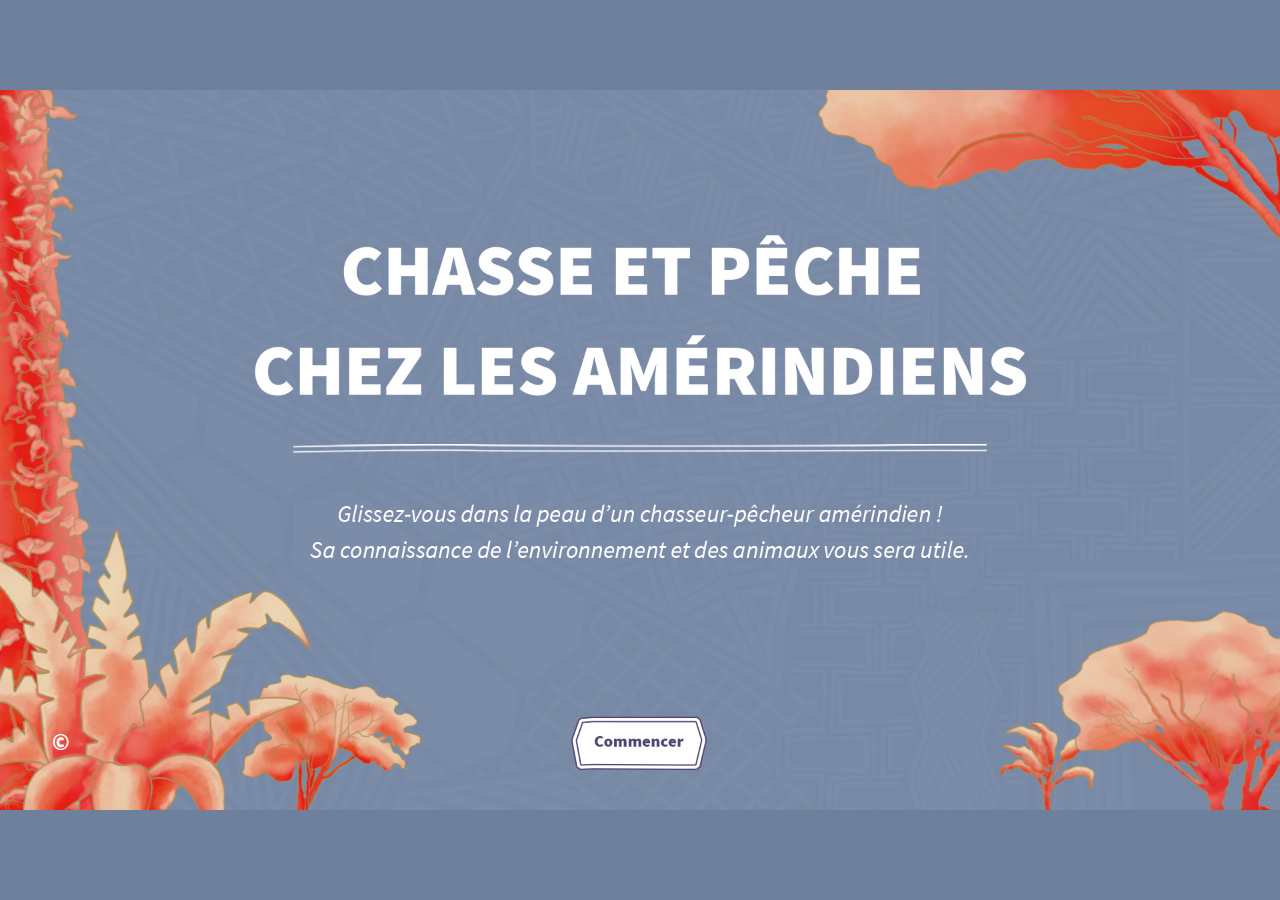
<file: index.html>
<head>
    <meta name='viewport' content='width=device-width,user-scalable=no'>
    <meta charset="utf-8" />

    <script src="config.js"></script>
    <script src="lib/hideMouse.js"></script>
    <script src="lib/wideScreen.js"></script>
    <script src="lib/autobackhome.js"></script>

    <style>
        @import 'lib/wideScreen.css';
        @import 'lib/clickArea.css';

        body {
            font-family: 'Source Sans';
            color: white;
        }

        #main img {
            height: 100%;
            width: 100%;
        }

        #credits {
            display: none;
            position: absolute;
            top: 0;
            left: 0;
            width: 100%;
            height: 100%;
            z-index: 1000;
        }

        #credits.shown {
            display: block;
        }

        #credits img {
            height: 100%;
            width: 100%;
        }

        #fullscreenFrame {
            position: absolute;
            height: 0px;
            width: 0px;
            border: none;
            padding: none;
        }
    </style>
</head>

<body oncontextmenu='event.preventDefault()'>

    <iframe id="fullscreenFrame" src="./season/"></iframe>

    <div id="main" class="wideScreen">
        <img src="index.jpg" />

        <div class="clickArea" style="top: 87%; left: 45%; width: 10%; height: 7%;"
            onclick="tryFullscreen('./season/')"></div>

        <div class="clickArea" style="left: 4%; bottom: 8%; width: 1.5%; height: 2.5%;" onclick="showCredits()"></div>
        <div id="credits">
            <img src="credit.png">
            <div class="clickArea" style="right: 9%; bottom: 13%; width: 7%; height: 7.5%;" onclick="hideCredits()">
            </div>
        </div>

    </div>


    <script>

        function tryFullscreen(url) {

            var iframe = document.getElementById('fullscreenFrame')

            if (iframe.requestFullscreen) {
                iframe.src = url
                iframe.requestFullscreen()
            } else {
                document.location = url
            }
        }

        function showCredits() {
            var credits = document.getElementById("credits")
            credits.classList.add("shown")
        }

        function hideCredits() {
            var credits = document.getElementById("credits")
            credits.classList.remove("shown")
        }

        autobackhome(".")
    </script>
</body>
</file>
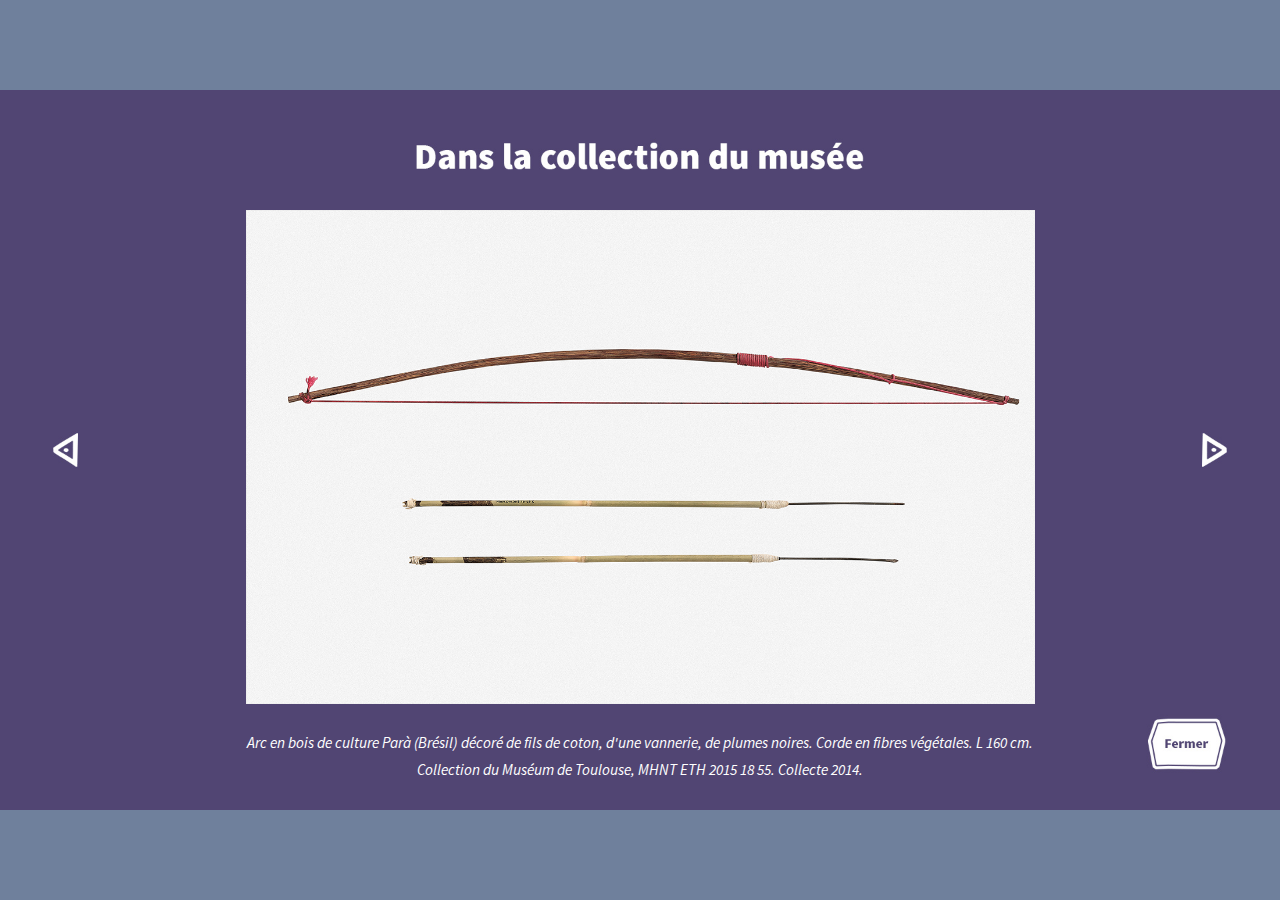
<file: collection/index.html>
<head>
    <meta name='viewport' content='width=device-width,user-scalable=no'>
    <meta charset="utf-8" />

    <script src="../lib/wideScreen.js"></script>

    <style>
        @import '../lib/wideScreen.css';
        @import '../lib/clickArea.css';

        @font-face {
            font-family: 'Source Sans';
            src: url('../font/SourceSansPro-Regular.otf') format('woff');
        }

        @font-face {
            font-family: 'Source Sans Italic';
            src: url('../font/SourceSansPro-It.otf') format('woff');
        }


        body {
            font-family: 'Source Sans';
            color: white;
        }

        .background {
            height: 100%;
            width: 100%;
        }

        #images {
            position: absolute;
            left: 19.22%;
            top: 16.67%;
            width: 61.61%;
            height: 68.60%;

            overflow: hidden;
        }

        #scroller {
            height: 100%;
            position: absolute;
            display: flex;
            flex-direction: line;
            flex-wrap: nowrap;
            left: 0;

            transition: left 0.5s ease-in-out;
        }

        #images img {
            height: 100%;
            width: auto;
            outline: solid transparent;
            border-width: 0 0.5em 0 0.5em;
        }

        #legend {
            position: absolute;
            left: 0;
            top: 88.88%;
            width: 100%;
            height: 20%;
            text-align: center;
            font-size: 0.6em;
            font-family: 'Source Sans Italic';
            line-height: 1.75em;
        }
    </style>
</head>

<body oncontextmenu='event.preventDefault()'>

    <div id="main" class="wideScreen">

        <img class="background" src="index.jpg" />

        <div id="images">
            <div id="scroller">
            </div>
        </div>

        <div id="legend">blabla bla blablabal<br>bli bla</div>

        <div class="clickArea" style="top: 17%; left: 0.5%; width: 20%; height: 67%;" onclick="change(-1)"></div>
        <div class="clickArea" style="top: 17%; left: 80%; width: 20%; height: 67%;" onclick="change(+1)"></div>
        <div class="clickArea" style="top: 87%; left: 89.5%; width: 6.5%; height: 7%;" onclick="window.location.href='../village'"></div>

    </div>

    <script>

        var NB_IMAGES = 4
        var currentImageNumber = 1

        var content = [
            { src: "arc.jpg", legend: "Arc en bois de culture Parà (Brésil) décoré de fils de coton, d'une vannerie, de plumes noires. Corde en fibres végétales. L 160 cm.<br>Collection du Muséum de Toulouse, MHNT ETH 2015 18 55. Collecte 2014. " }
            , { src: "pacu.jpg", legend: "Flèche de culture Parà (Brésil) avec 4 pointes en métal ligaturées sur le bois avec de la ficelle en coton vert clair. Penne en plumes. H 122 cm.<br>Collection du Muséum de Toulouse, MHNT ETH 2015 18 59. Collecte 2014. " }
            , { src: "daguet.jpg", legend: "Flèche de culture Kayapò (Brésil) en bois, bambou, fibres végétales, plumes (empennage) et os (pointe). H 168 cm.<br>Collection du Muséum de Toulouse, ETH AC 1087 4 et 20. Don CARREROT, 1993." }
            , { src: "agouti.jpg", legend: "Flèche de culture Kayapò (Brésil) en bois, bambou, fibres végétales et plumes. H 156 cm.<br>Collection du Muséum de Toulouse, MHNT ETH AC 1087 13. Don CARREROT, 1993. " }
        ]

        function change(n) {

            currentImageNumber += n
            if (currentImageNumber > NB_IMAGES) { currentImageNumber = 1 }
            if (currentImageNumber < 1) { currentImageNumber = NB_IMAGES }

            show(currentImageNumber)
        }

        function show(n) {

            var scroller = document.getElementById("scroller")
            var image = document.querySelectorAll("#images img")[n - 1]
            var imageOffestLeft = image.offsetLeft

            scroller.style.left = (-imageOffestLeft) + "px"

            legend(n)
        }

        function legend(n) {
            var legend = document.getElementById("legend")
            legend.innerHTML = content[n - 1].legend
        }

        function initContent() {

            var scroller = document.getElementById("scroller")

            for (var i = 0; i < content.length; i++) {
                var image = document.createElement("img")
                image.src = content[i].src
                scroller.appendChild(image)
            }

        }

        initContent()
        show(1)
    </script>
</body>
</file>
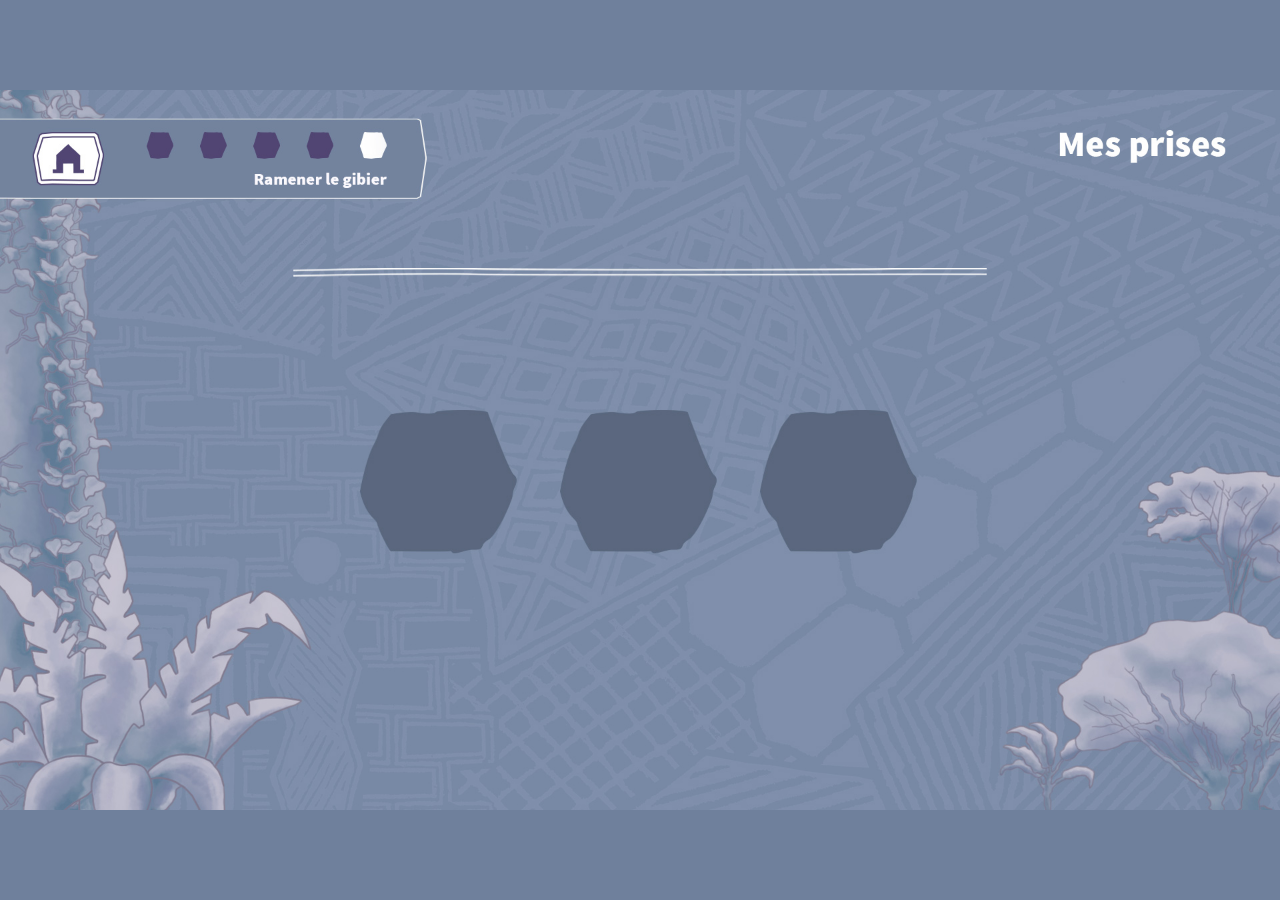
<file: congratulation/index.html>
<head>
    <meta name='viewport' content='width=device-width,user-scalable=no'>
    <meta charset="utf-8" />

    <script src="../lib/wideScreen.js"></script>
    <script src="../lib/jsonParameter.js"></script>

    <style>
        @import '../lib/wideScreen.css';
        @import '../lib/clickArea.css';

        @font-face {
            font-family: 'Source Sans Black';
            src: url('../font/SourceSansPro-Black.otf') format('woff');
        }

        body {
            font-family: 'Source Sans Black';
            color: white;
        }

        .fond {
            height: 100%;
            width: 100%;
        }

        #picto1,
        #picto2,
        #picto3 {
            position: absolute;
            width: 13.00%;
            height: 21.00%;
            top: 44.00%;
        }

        #picto1 {
            left: 28.125%;
        }

        #picto2 {
            left: 43.75%;
        }

        #picto3 {
            left: 59.375%;
        }

        #buttons {
            display: none;
            position: absolute;
            top: 0;
            left: 0;
            height: 100%;
            width: 100%;
        }

        #buttons.complete,
        #buttons.incomplete {
            display: block;
        }

        #buttons img {
            position: absolute;
            cursor: pointer;
            width: 13.80%;
            height: 7.41%;
            top: 87.04%;
        }

        .huntAgain {
            left: 32.55%
        }

        .toVillage {
            left: 53.70%
        }

        .complete .toVillage {
            left: 43.10%;
        }

        .or {
            position: absolute;
            left: 45%;
            top: 89.5%;
            width: 10%;
            text-align: center;
            font-size: 0.5em;
        }

        .complete .or,
        .complete .huntAgain {
            display: none;
        }
    </style>
</head>

<body oncontextmenu='event.preventDefault()'>

    <div id="main" class="wideScreen">
        <div id="back_home" class="clickArea" style="left: 2.5%; top: 5.7%; width: 5.5%; height: 8%;" onclick="window.location.href='..'"></div>
        <img class="fond" src="index.jpg" />
        <img id="picto1" src="[data-uri]">
        <img id="picto2" src="[data-uri]">
        <img id="picto3" src="[data-uri]">

        <div id="buttons">
            <img class="huntAgain" src="hunt_again.png" onclick="continueHunting()">
            <div class="or">OU</div>
            <img class="toVillage" src="to_village.png" onclick="window.location.href='../village'">

        </div>
    </div>

    <script>

        const MAX_NB_ANIMALS = 3

        function continueHunting() {
            window.location = "../carte/?state=" + jsonParameter.encode(state)
        }

        var pictos = {
            hocco: "../carte/hocco.png",
            hocco_wet: "../carte/hocco_wet.png",
            agouti: "../carte/agouti.png",
            tapir: "../carte/tapir.png",
            sapajou: "../carte/sapajou.png",
            daguet: "../carte/daguet.png",
            pacu: "../carte/pacu.png",
            pecari: "../carte/pecari.png",
        }

        var state = jsonParameter.read("state")

        function showPictos() {
            var hunted = state.hunted

            for (var i = 0; i < hunted.length; i++) {
                document.getElementById("picto" + (i + 1)).src = pictos[hunted[i]]
            }
        }

        function showButtons() {
            var buttons = document.getElementById("buttons")

            var status
            if (state.hunted.length >= MAX_NB_ANIMALS) {
                status = "complete"
            } else {
                status = "incomplete"
            }

            buttons.classList.add(status)
        }

        showButtons()
        showPictos()

    </script>
</body>
</file>
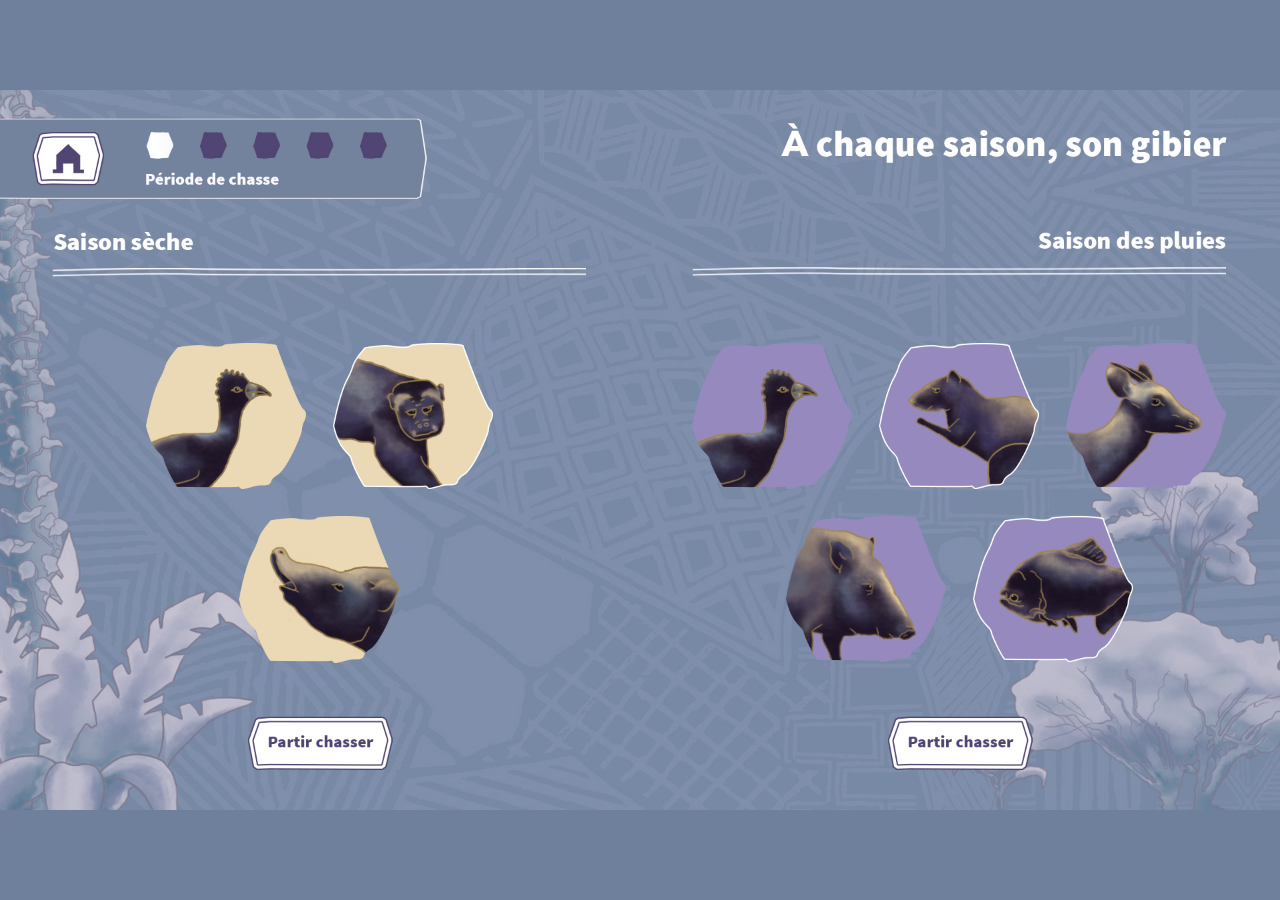
<file: season/index.html>
<head>
    <meta name='viewport' content='width=device-width,user-scalable=no'>
    <meta charset="utf-8" />

    <script src="../config.js"></script>
    <script src="../lib/hideMouse.js"></script>
    <script src="../lib/wideScreen.js"></script>
    <script src="../lib/popup.js"></script>
    <script src="../lib/jsonParameter.js"></script>
    <script src="../lib/autobackhome.js"></script>

    <style>
        @import '../lib/popup.css';
        @import '../lib/wideScreen.css';
        @import '../lib/clickArea.css';

        @font-face {
            font-family: 'Source Sans';
            src: url('../font/SourceSansPro-Regular.otf') format('woff');
        }

        @font-face {
            font-family: 'Source Sans Black';
            src: url('../font/SourceSansPro-Black.otf') format('woff');
        }

        @font-face {
            font-family: 'Source Sans Italic';
            src: url('../font/SourceSansPro-It.otf') format('woff');
        }

        body {
            font-family: 'Source Sans';
            color: white;
        }

        .background {
            width: 100%;
            height: 100%;
        }

        .fiche {
            position: relative;
        }

        .fiche>* {
            position: absolute;
            left: 6.25%;
            width: 87.5%;
        }

        .fiche .title {
            top: 61.17%;
            width: 31.25%;
        }

        .fiche .title p {
            margin-bottom: 0;
            margin-top: 0;
        }

        #animalName {
            line-height: 1.15em;
            margin-right: 0.20em;
            font-size: 1.45em;
            font-family: 'Source Sans Black';
        }

        #animalLatinName {
            font-size: 0.63em;
            font-family: 'Source Sans Italic';
        }

        #otherNames {
            margin-top: 1em;
            font-size: 0.47em;
            color: #513D70;
        }

        #animalText {
            top: 64%;
            left: 37.50%;
            width: 56.25%;
            font-size: 0.59em;
            line-height: 1.5em;
        }

        #animalText p {
            margin-bottom: 0.5em;
            margin-top: 0;
        }

        .fiche .photo {
            top: 6.25%;
        }

        .popups {
            font-size: 48px;
        }

        .animal {
            position: absolute;
            cursor: pointer;
            width: 12.50%;
            height: 20.37%;
        }

        .popup {
            height: 88.89vh;
            width: 88.89vh;

            background-image: url("popup_background.jpg") !important;
            background-size: cover;
        }

        .bumping {
            animation: 4s linear 0s infinite bumping;
        }

        @keyframes bumping {
            0% {
                transform: scale(1);
            }

            30% {
                transform: scale(1);
            }

            32% {
                transform: scale(0.98);
            }

            36% {
                transform: scale(1.02);
            }

            40% {
                transform: scale(1);
            }

            100% {
                transform: scale(1);
            }
        }
    </style>
</head>

<body oncontextmenu='event.preventDefault()'>

    <div id="main" class="wideScreen">
        <img class="background" src="index.jpg" />

        <div class="clickArea" style="left: 4.1%; top: 5.5%; width: 5.7%; height: 7.5%;" onclick="window.top.location.href='..'"></div>

        <img class="clickArea animal" src="..\carte\hocco.png" style="left: 11.4%; top: 35.1%;" onclick="show_sheet('hocco')">
        <img class="clickArea animal" src="..\carte\sapajou.png" style="left: 26.0%; top: 35.1%;" onclick="show_sheet('sapajou')">

        <img class="clickArea animal" src="..\carte\tapir.png" style="left: 18.7%; top: 59.2%;" onclick="show_sheet('tapir')">

        <img class="clickArea animal" src="..\carte\hocco_wet.png" style="left: 54.1%; top: 35.1%;" onclick="show_sheet('hocco_wet')">
        <img class="clickArea animal" src="..\carte\agouti.png" style="left: 68.7%; top: 35.1%;" onclick="show_sheet('agouti')">
        <img class="clickArea animal" src="..\carte\daguet.png" style="left: 83.3%; top: 35.1%;" onclick="show_sheet('daguet')">

        <img class="clickArea animal" src="..\carte\pecari.png" style="left: 61.4%; top: 59.1%;" onclick="show_sheet('pecari')">
        <img class="clickArea animal" src="..\carte\pacu.png" style="left: 76.0%; top: 59.1%;" onclick="show_sheet('pacu')">

        <div id="saison_seche" class="clickArea" style="left: 19%; top: 87%; width: 12%; height: 7.5%;" onclick="gotoMap('dry')"></div>
        <div id="saison_humide" class="clickArea" style="left: 69%; top: 87%; width: 12%; height: 7.5%;" onclick="gotoMap('wet')"></div>

    </div>

    <div id="popups" class="wideScreen displayed">
        <div class="popup fiche">
            <img id="animalPicture" class="photo" src="pecari.jpg">
            <div class="title">
                <p id="animalName">Name</p>
                <p id="animalLatinName">Latin Name</p>
                <p id="otherNames"></p>
            </div>
            <div id="animalText" class="info">
                Text
            </div>
            <img src="close_button.png" class="clickArea" style="left: 94%; top: 95%; width: 12.6%; height:auto;" onclick="plop()">
        </div>
    </div>

    <script>

        function plop() {
            popup_hide();
            document.body.style.padding = "20px"
            document.body.style.padding = "0px"
            document.body.style.padding = "20px"
            document.body.style.padding = "0px"
            document.body.style.padding = "20px"
            document.body.style.padding = "0px"
        }

        animals = {
            template: {
                name: "Animal"
                , latinName: "Anima"
                , text: "<br>" +
                    "<br>" +
                    ""
                , picture: ".jpg"
            }
            , hocco: {
                name: "Hocco alector"
                , latinName: "Crax alector"
                , otherNames: "Nom businenge : Powisi<br>Nom créole : Oko<br>Nom brésilien : Mutum, Mutum-poranga<br>Noms amérindiens : Mitũ (wayampi), Ewok (wayana)"
                , text: "<p>Il marche la tête haute, pattes jointes et la queue déployée en éventail. S’il est en danger, il peut voler<br>par petits coups d’ailes jusqu’à la canopée.</p><p>C’est un grand mangeur de fruits (96% de son alimentation), de graines, de plantules et de jeunes pousses.<br>Il recherche sa nourriture aux pieds des arbres fruitiers gros producteurs, rendant sa rencontre prévisible.</p>"
                , picture: "hocco.jpg"
            }
            , hocco_wet: {
                name: "Hocco alector"
                , latinName: "Crax alector"
                , otherNames: "Nom businenge : Powisi<br>Nom créole : Oko<br>Nom brésilien : Mutum, Mutum-poranga<br>Noms amérindiens : Mitũ (wayampi), Ewok (wayana)"
                , text: "<p>Il marche la tête haute, pattes jointes et la queue déployée en éventail. S’il est en danger, il peut voler<br>par petits coups d’ailes jusqu’à la canopée.</p><p>C’est un grand mangeur de fruits (96% de son alimentation), de graines, de plantules et de jeunes pousses.<br>A la saison des pluies, c’est la période des amours et des couvaisons. L’hocco est particulièrement vulnérable.</p>"
                , picture: "hocco.jpg"
            }
            , pecari: {
                name: "Pécari<br>à Collier"
                , latinName: "Tayassu tajacu"
                , otherNames: "Nom créole : Pakira<br>Nom brésilien : caitetu<br>Noms amérindiens : Paki (Palikur), Taitetu (Wayampi)<br>Nom businenge  : Pakira"
                , text: "<p>Le pécari ressemble à un cochon avec un collier de poils blanc autour du cou.</p><p>Il est chassé toute l’année. C’est une espèce abondante mais difficilement prévisible de part ses nombreux déplacements.</p>"
                , picture: "pecari.jpg"
            }
            , tapir: {
                name: "Tapir du Brésil"
                , latinName: "Tapirus terrestris"
                , otherNames: "Nom créole : Maïpouri<br>Noms amérindiens : Tapi’i (Wayampi), Maipuli (Kali'na)<br>Nom businenge  : Bofo<br>Nom brésilien : Anta"
                , text: "<p>Il est le plus gros des mammifères d’Amérique du Sud.<p></p>Herbivore (occasionnellement piscivore), il se nourrit de plantules, de fruits et de graines. Avec ses déjections, il dissémine certaines graines jouant ainsi un rôle clé dans la régénération de la forêt.</p><p>La femelle a un petit tous les deux ans. Espèce vulnérable non commerciable.</p>"
                , picture: "tapir.jpg"
            }
            , agouti: {
                name: "Agouti"
                , latinName: "Dasyprocta leporina"
                , otherNames: "Nom créole : Agouti<br>Noms amérindiens :<br>Akusi (Wayampi), akutsi (Teko)<br>Nom Businenge : He<br>Nom brésilien : Cutia"
                , text: "<p>Ce rongeur est très présent en Guyane. Ses pattes postérieures robustes lui permettent de faire des bonds et d’être un excellent coureur.</p><p>Frugivore, il se nourrit de fruits et graines tombés au sol, qu’il transporte et enterre parfois, participant ainsi activement à la dissémination et à la germination de nombreuses espèces d’arbres.</p><p>La femelle donne naissance à 2 à 4 petits par an<br>dès ses 6 mois.</p>"
                , picture: "agouti.jpg"
            }
            , daguet: {
                name: "Daguet Rouge"
                , latinName: "Mazama americana"
                , otherNames: "Nom créole : Biche rouge<br>Nom brésilien : Veado Catinguei-ro<br>Noms amérindiens : Kusali (Kali'na), so'o pilã (Wayampi)<br>Nom businenge : Dia, Redidia"
                , text: "<p>C’est un petit cervidé forestier à la robe brun rouge.<br>Seul le mâle porte des bois.</p><p>Actif de jour et de nuit, il se nourrit essentiellement de fruits tombés à terre, de fleurs et de champignons.</p><p>Le daguet rouge est une espèce protégée : il est chassable mais ne peut pas être commercialisé.</p>"
                , picture: "daguet.jpg"
            }
            , sapajou: {
                name: "Capucin Brun"
                , latinName: "Sapajus apella"
                , otherNames: "Nom créole : Macaque noir<br>Nom brésilien : Macaco prego<br>Noms amérindiens : Ka’i (Wayampi), Meku (Wayana), Fodi (Arawak)"
                , text: "<p>Actif de jour, son activité n’est pas exclusivement arboricole. Il franchit d’assez longues distances au sol pour rejoindre un nouveau groupe d’arbres. Il peut aussi s’associer avec d’autres espèces de singe pour chercher sa nourriture.</p>" +
                    "<p>Cet animal vif et agile est capable de se servir de pierres pour ouvrir des noix à coque dure ou d’un bout de bois pour extirper un insecte d’un tronc.</p>"
                , picture: "sapajou.jpg"
            }
            , pacu: {
                name: "Pacu"
                , latinName: "Myleus pacu"
                , otherNames: "Nom créole : Pakou, Koumarou-nwé<br>Nom brésilien : Pacu dente<br>Noms amérindiens : Watau (Wayana), Paku (Wayampi)"
                , text: "<p>Ce poisson de rivière est un cousin herbivore du piranha.</p><p>Ses puissantes mâchoires et ses dents carrées lui permettent de broyer des graines de palmiers très dures. Il se nourrit également d’escargots d’eau douce, de larves diverses, d’insectes aquatiques, crustacés, gastéropodes et petits poissons.</p><p>Selon les saisons, le pacu est capturé à la ligne, chassé à l’épervier ou fléché.</p>"
                , picture: "pacu.jpg"
            }

        }

        function update_sheet_info(infoId, innerHTML) {
            document.getElementById(infoId).innerHTML = innerHTML
        }

        function update_sheet_picture(picture) {
            document.getElementById("animalPicture").setAttribute("src", picture)
        }

        function show_sheet(animalId) {
            var animal = animals[animalId]

            update_sheet_info("animalName", animal.name)
            update_sheet_info("animalLatinName", animal.latinName)
            update_sheet_info("animalText", animal.text)
            update_sheet_info("otherNames", animal.otherNames)
            update_sheet_picture(animal.picture)

            popup_show()
        }

        function gotoMap(which) {
            var state = {
                season: which
            }

            window.location.href = '../carte?state=' + jsonParameter.encode(state)
        }

        function startBumping() {
            var animals = document.getElementsByClassName("animal")

            const inbetweenDelay = 350
            for (var i = 0; i < animals.length; i++) {
                setTimeout(startBumping(animals[i]), i * inbetweenDelay)
            }

            function startBumping(animal) {
                return function () {
                    animal.classList.add("bumping")
                }
            }
        }

        startBumping();
        autobackhome("..")
    </script>
</body>
</file>
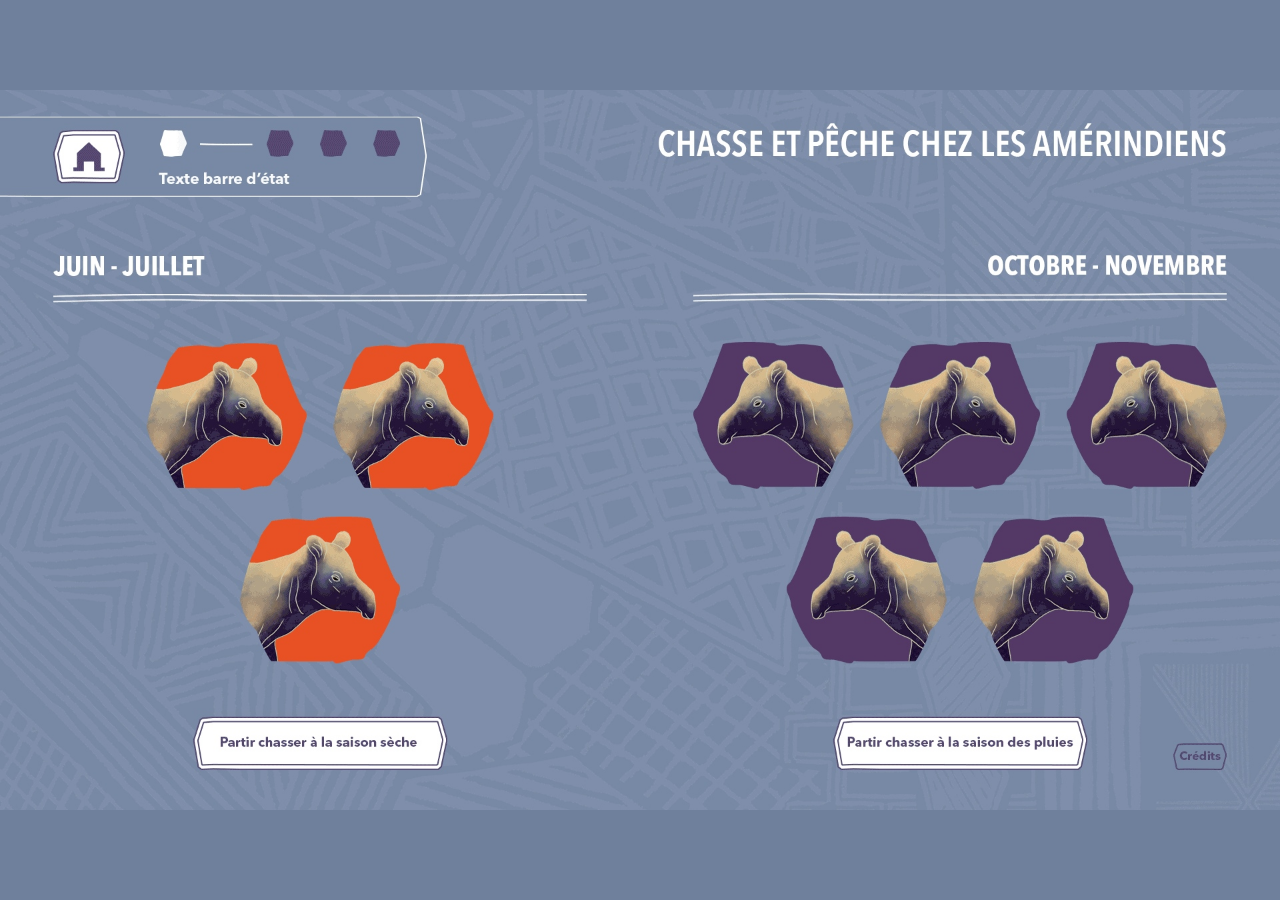
<file: selection-animal/index.html>
<head>
    <meta name='viewport' content='width=device-width,user-scalable=no'>
    <meta charset="utf-8" />

    <script src="../lib/wideScreen.js"></script> 
    <script src="../lib/popup.js"></script> 

    <style>
        @import '../lib/popup.css';
        @import '../lib/wideScreen.css';
        @import '../lib/clickArea.css';

        @font-face {
            font-family: 'Source Sans';
            src: url('../font/SourceSansPro-Regular.otf') format('woff');
        }

        body {
            font-family: 'Source Sans';
            color: white;
        }

        #main img {
            height: 100%;
            width: 100%;
        }

    </style>
</head>

<body oncontextmenu='event.preventDefault()'>

    <div id="main" class="wideScreen">
        <img src="screen.jpg" alt="MDN infographic" />

        <div class="clickArea" style="left: 11.4%; top: 35.1%; width: 12.6%; height: 20.5%;" onclick="popup_show()"></div>
        <div class="clickArea" style="left: 26.0%; top: 35.1%; width: 12.6%; height: 20.5%;" onclick="popup_show()"></div>

        <div class="clickArea" style="left: 18.7%; top: 59.2%; width: 12.6%; height: 20.5%;" onclick="popup_show()"></div>

        <div class="clickArea" style="left: 54.1%; top: 35.1%; width: 12.6%; height: 20.5%;" onclick="popup_show()"></div>
        <div class="clickArea" style="left: 68.7%; top: 35.1%; width: 12.6%; height: 20.5%;" onclick="popup_show()"></div>
        <div class="clickArea" style="left: 83.3%; top: 35.1%; width: 12.6%; height: 20.5%;" onclick="popup_show()"></div>

        <div class="clickArea" style="left: 61.4%; top: 59.1%; width: 12.6%; height: 20.5%;" onclick="popup_show()"></div>
        <div class="clickArea" style="left: 76.0%; top: 59.1%; width: 12.6%; height: 20.5%;" onclick="popup_show()"></div>


        <div id="saison_seche"  class="clickArea" style="left: 15%; top: 87%; width: 20%; height: 7.5%;" onclick="window.location.href='../carte'"></div>
        <div id="saison_humide" class="clickArea" style="left: 65%; top: 87%; width: 20%; height: 7.5%;" onclick="window.location.href='../carte'"></div>
    </div>

    <div id="popups" class="wideScreen displayed">
        <div class="popup">
            <div id="close_popup"  class="clickArea" style="position: relative; left: 41.6%; top: 84.7%; width: 16.8%; height: 8.8%;" onclick="popup_hide()"></div>
        </div>
    </div>
</body>
</file>
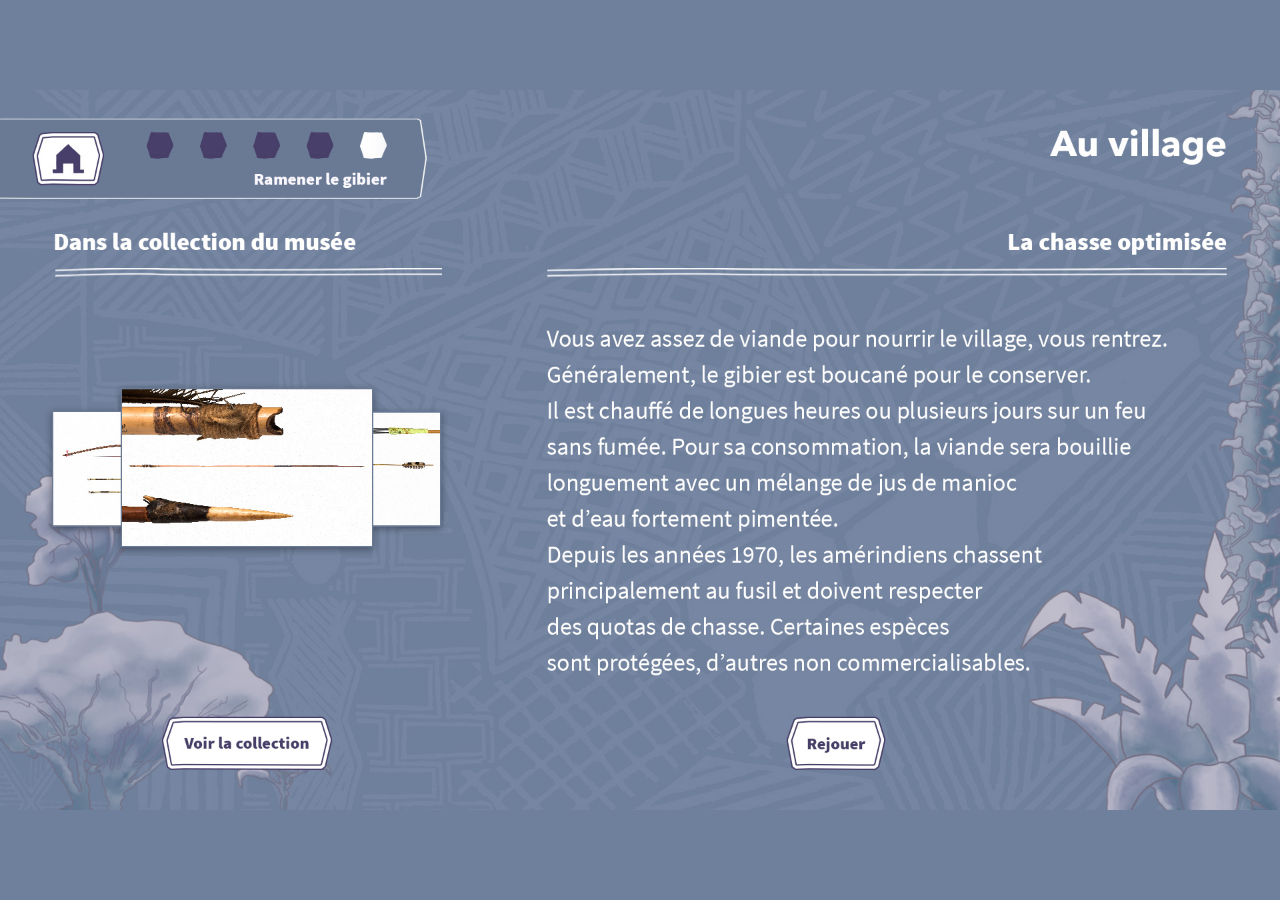
<file: village/index.html>
<head>
    <meta name='viewport' content='width=device-width,user-scalable=no'>
    <meta charset="utf-8" />

    <script src="../lib/wideScreen.js"></script>

    <style>
        @import '../lib/wideScreen.css';
        @import '../lib/clickArea.css';

        body {
            font-family: 'Source Sans';
            color: white;
        }

        #main img {
            height: 100%;
            width: 100%;
        }
    </style>
</head>

<body oncontextmenu='event.preventDefault()'>

    <div id="main" class="wideScreen">
        <img src="index.jpg" />

        <div id="back_home" class="clickArea" style="left: 2.5%; top: 5.7%; width: 5.5%; height: 8%;" onclick="window.location.href='..'"></div>

        <div class="clickArea" style="top: 87%; left: 12.5%; width: 13.5%; height: 7%;" onclick="window.location.href='../collection'"></div>

        <div class="clickArea" style="top: 87%; left: 61.5%; width: 7.5%; height: 7%;" onclick="window.location.href='../season'"></div>

    </div>

    <script>
    </script>
</body>
</file>
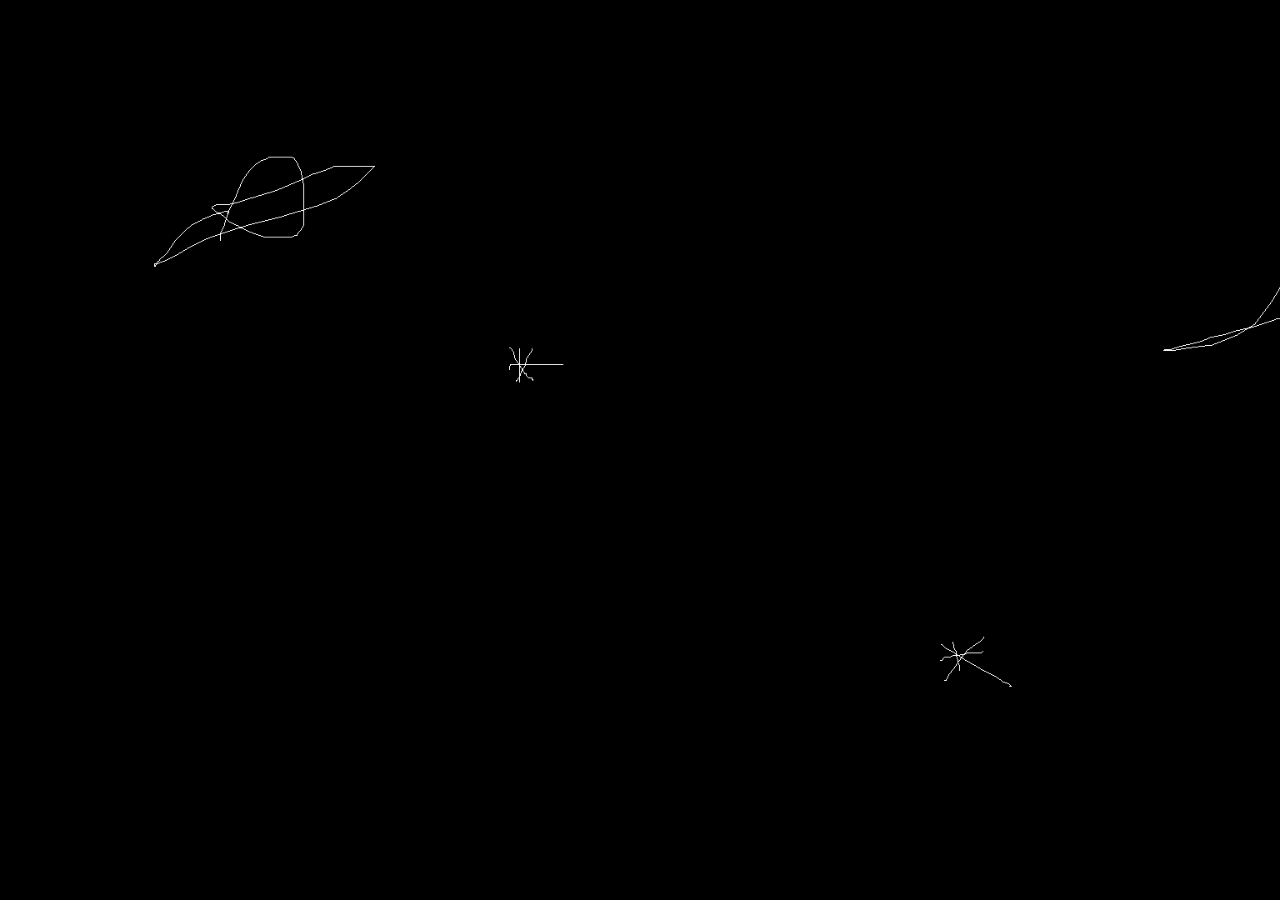
<file: screensaver.html>
<head>
    <meta name='viewport' content='width=device-width,user-scalable=no'>
    <meta charset="utf-8" />

    <style>

        body {
            padding: none;
            border: none;
            display: block;

            background-image: url('screensaver.png');
            background-size: cover;
        }

        body div {
            width: 100%;
            height: 100%;
        }

    </style>
</head>

<body oncontextmenu='event.preventDefault()' >
    <div onclick="window.location.href='index.html'"></div>
</body>
</file>
